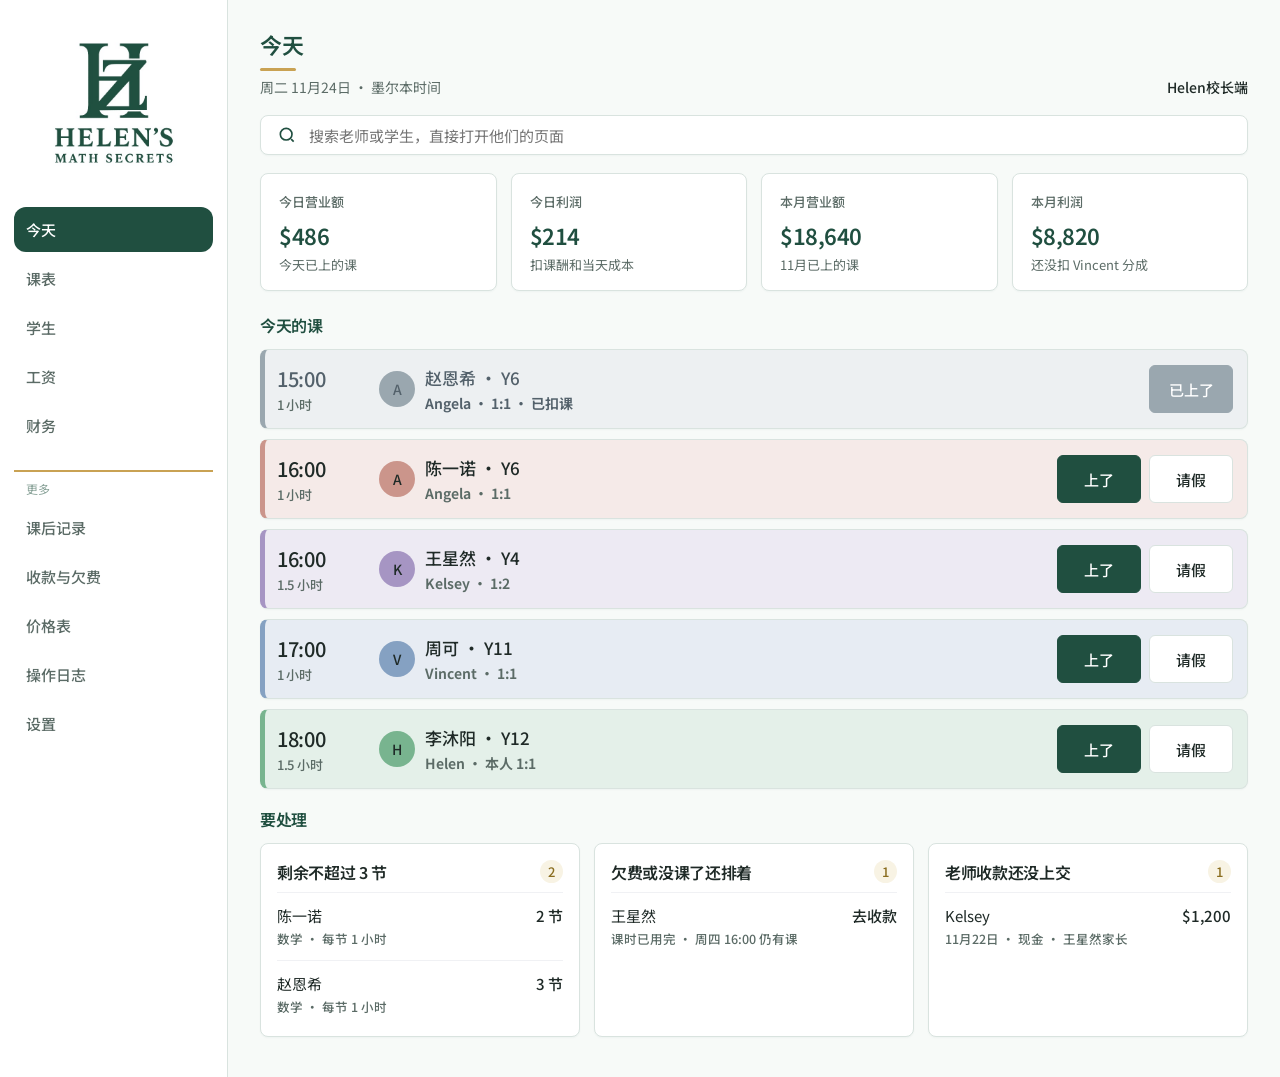
<file: lesson-tracker 2/design-mockups/portal.html>
<!doctype html>
<html lang="zh-CN">
<head>
<meta charset="utf-8">
<meta name="viewport" content="width=device-width, initial-scale=1">
<title>课时管理 · 版式预览</title>
<link rel="preconnect" href="https://fonts.googleapis.com">
<link rel="preconnect" href="https://fonts.gstatic.com" crossorigin>
<link href="https://fonts.googleapis.com/css2?family=Noto+Sans+SC:wght@400;500;600;700&display=swap" rel="stylesheet">
<style>
:root{
  --ink:#1F2A27; --muted:#5B6B66; --faint:#8AA399; --line:#D9E3DF; --bg:#FFFFFF; --card:#FFFFFF;
  --green:#204F40; --green-soft:#E3EFE9; --surface:#F1F6F4; --surface-2:#F7FAF8;
  --gold:#C9A253; --gold-text:#8A6D1F; --gold-soft:#F8F3E4; --gold-on:#E8C77F;
  --shadow:0 1px 2px rgba(32,79,64,.04);
  --sans:"Noto Sans SC",sans-serif;
}
*{box-sizing:border-box}
html,body{margin:0;background:var(--bg);color:var(--ink);font-family:var(--sans);font-size:16px;font-weight:400;letter-spacing:0}
button,input,select{font:inherit;color:inherit}
button{cursor:default}
.app{display:grid;grid-template-columns:228px 1fr;min-height:100vh}
.nav{background:#fff;border-right:1px solid var(--line);padding:22px 14px;display:flex;flex-direction:column;gap:4px}
.brand{display:block;text-align:center;padding:4px 8px 18px}
.brand img{width:154px;height:154px;object-fit:contain;border-radius:0}
.brand div,.brand strong{display:none}
.nav button,.tabbar button{display:flex;align-items:center;gap:10px;width:100%;text-align:left;border:0;background:transparent;border-radius:12px;padding:12px;color:var(--muted);font-size:15px}
.nav button.active{background:var(--green);color:#fff;font-weight:700}
.nav .more{margin-top:18px;padding:8px 12px 4px;color:var(--faint);font-size:12px;letter-spacing:.4px;border-top:2px solid var(--gold)}
.nav .quiet{font-weight:500}
.main{min-width:0;padding:28px 32px 40px;background:var(--surface-2)}
.top{display:flex;justify-content:space-between;align-items:flex-end;gap:16px;margin-bottom:18px}
.fin-top{display:grid;grid-template-columns:1fr auto;align-items:center;column-gap:16px}
.fin-top p{grid-column:1 / -1;margin:8px 0 0}
.top h1{margin:0;font-size:28px;letter-spacing:-.4px;font-weight:700;color:var(--green)}
.top h1::after{content:"";display:block;width:36px;height:3px;background:var(--gold);margin-top:8px;border-radius:2px}
.top p{margin:6px 0 0;color:var(--muted);font-size:14px}
.who{color:var(--muted);font-size:14px}
.who b{color:var(--ink);font-weight:650}
.search{display:flex;align-items:center;gap:10px;background:#fff;border:1px solid var(--line);border-radius:14px;padding:0 16px;height:56px;box-shadow:var(--shadow);margin-bottom:18px}
.search input{border:0;outline:0;flex:1;font-size:17px;background:transparent}
.search svg{flex:none;color:var(--green)}
.cards{display:grid;grid-template-columns:repeat(4,1fr);gap:14px;margin-bottom:22px}
.card{background:var(--card);border:1px solid var(--line);border-radius:16px;padding:18px 18px 16px;box-shadow:var(--shadow)}
.card .k{color:var(--muted);font-size:13px}
.card .n,.metrics .n,.metrics .pay,.cut,.money{color:var(--green)}
.card .n{font-size:34px;font-weight:720;letter-spacing:-.8px;margin:8px 0 4px;font-variant-numeric:tabular-nums}
.card .s{color:var(--muted);font-size:13px}
.section{margin-top:8px}
.section h2{margin:0 0 12px;font-size:18px;color:var(--green)}
/* A2 teacher colours: soft, a little brighter than the first muted set.
   Fill is a light wash. The bar and avatar use the tone. Edit a teacher here. */
.t-helen{--fill:#E4F0E9;--tone:#78B48F;--on-dot:#1F2A27}
.t-vincent{--fill:#E7ECF3;--tone:#85A1C2;--on-dot:#1F2A27}
.t-angela{--fill:#F5EAE8;--tone:#CB958B;--on-dot:#1F2A27}
.t-kelsey{--fill:#EDEAF3;--tone:#A695C3;--on-dot:#1F2A27}
.t-ethan{--fill:#E4F0EF;--tone:#7AB6AD;--on-dot:#1F2A27}
.t-christina{--fill:#F5F1E7;--tone:#CEBA88;--on-dot:#1F2A27}
.lesson{display:grid;grid-template-columns:88px 1fr auto;gap:14px;align-items:center;background:var(--fill,#fff);border:1px solid var(--line);border-left:5px solid var(--tone,var(--line));border-radius:16px;padding:14px 14px 14px 12px;margin-bottom:10px;box-shadow:var(--shadow)}
.lesson time{font-size:20px;font-weight:720;letter-spacing:-.3px;color:var(--ink)}
.lesson time small{display:block;font-size:13px;font-weight:500;color:var(--muted);margin-top:2px}
.lesson .who2{display:flex;align-items:center;gap:10px;font-size:17px;font-weight:680;color:var(--ink)}
.lesson .who2 div span{display:block;margin-top:3px;color:var(--muted);font-size:14px;font-weight:650}
.mark,.avatar{background:var(--tone,var(--green));color:var(--on-dot,#fff)}
.mark{width:36px;height:36px;border-radius:50%;display:grid;place-items:center;font-weight:700;flex:none;font-size:14px}
.lesson.done,.event.done{--fill:#EDF0F2;--tone:#9AA7AF;--on-dot:#53616B;background:#EDF0F2;border-left-color:#9AA7AF}
.lesson.done time,.lesson.done .who2,.lesson.done .who2 div span,.event.done{color:#53616B}
.lesson.done .taps .go{background:#9AA7AF;border-color:#9AA7AF;color:#fff}
.taps{display:flex;gap:8px}
.taps button{min-width:84px;height:48px;border-radius:12px;border:1px solid var(--line);background:#fff;font-weight:700}
.taps .go{background:var(--green);color:#fff;border-color:var(--green)}
.actions{display:grid;grid-template-columns:repeat(3,1fr);gap:14px;margin-top:8px}
.action{background:#fff;border:1px solid var(--line);border-radius:16px;padding:16px 16px 8px;box-shadow:var(--shadow)}
.action h3{margin:0 0 8px;font-size:16px}
.action .count{float:right;background:var(--gold-soft);color:var(--gold-text);border-radius:999px;padding:2px 8px;font-size:13px;font-weight:700}
.row{display:flex;justify-content:space-between;gap:10px;padding:12px 0;border-top:1px solid #f0f1f4;font-size:15px}
.row b{font-weight:680}
.row small{display:block;color:var(--muted);font-weight:500;margin-top:3px}
.period{display:flex;gap:8px;align-items:center;flex-wrap:wrap}
.seg{display:flex;background:var(--green-soft);border-radius:12px;padding:4px}
.seg button{border:0;background:transparent;border-radius:9px;padding:8px 14px;font-weight:650;color:var(--muted)}
.staff{display:flex;align-items:center;gap:16px;background:var(--fill,#fff);border:1px solid var(--line);border-left:5px solid var(--tone,var(--line));border-radius:18px;padding:18px 20px;margin-bottom:12px;box-shadow:var(--shadow)}
.avatar{width:52px;height:52px;border-radius:50%;display:grid;place-items:center;font-weight:750;flex:none;font-size:18px}
.staff .mid{flex:1;min-width:0}
.staff h3{margin:0 0 4px;font-size:20px;color:var(--green)}
.list{background:#fff;border:1px solid var(--line);border-radius:12px}
.lrow{display:flex;align-items:center;gap:18px;padding:14px 16px;border-top:1px solid var(--line);font-size:17px}
.lrow:first-child{border-top:0}
.pill{display:inline-flex;align-items:center;justify-content:center;min-width:88px;min-height:32px;padding:0 12px;border-radius:999px;background:var(--tone);color:var(--on-dot);font-size:15px;font-weight:650}
.lrow .grow{flex:1;min-width:0;font-weight:650}
.lrow .grow small{display:block;color:var(--muted);font-size:14px;font-weight:500;margin-top:2px}
.lrow .num{min-width:88px;text-align:right;font-size:20px;font-weight:700;color:var(--green);font-variant-numeric:tabular-nums}
.lrow .num span{display:block;font-size:12px;font-weight:500;color:var(--muted)}
.staff .meta{color:var(--muted);font-size:14px;line-height:1.5}
.metrics{display:flex;gap:22px;text-align:right}
.metrics div{min-width:84px}
.metrics .k{color:var(--muted);font-size:12px}
.metrics .n{font-size:22px;font-weight:730;letter-spacing:-.4px;font-variant-numeric:tabular-nums}
.metrics .pay{color:var(--green)}
.day{margin:18px 0 8px;font-size:15px;color:var(--muted);font-weight:700}
.payline{display:grid;grid-template-columns:120px 1.4fr .6fr .8fr .8fr;gap:8px;align-items:center;background:var(--fill,#fff);border:1px solid var(--line);border-left:5px solid var(--tone,var(--line));border-radius:14px;padding:16px 18px;margin-bottom:10px}
.payline b{font-size:16px}
.payline span{color:var(--ink)}
.money{font-variant-numeric:tabular-nums;font-weight:730;text-align:right}
.cut{color:var(--green)}
.back{border:0;background:transparent;color:var(--green);font-weight:700;padding:0 0 8px;font-size:15px}
.seg button.on{background:var(--green);color:#fff}
.finance-blocks{display:grid;gap:14px}
.block{background:#fff;border:1px solid var(--line);border-radius:16px;padding:18px 20px;box-shadow:var(--shadow)}
.block h2{margin:0 0 4px;font-size:18px}
.block .lead{font-size:32px;font-weight:740;letter-spacing:-.7px;margin:6px 0}
.block .note{color:var(--muted);font-size:14px;line-height:1.55}
.split{display:flex;justify-content:space-between;gap:12px;padding:10px 0;border-top:1px solid #f0f1f4}
.block .split:first-child{border-top:0;padding-top:0}
.exports{display:flex;gap:8px}
.exports button{height:44px;padding:0 14px;border-radius:12px;border:1px solid var(--line);background:#fff;font-weight:700}
.exports .primary{background:var(--green);color:#fff;border-color:var(--green)}
.tabbar{display:none}
.cal-wrap{display:grid;grid-template-columns:232px 1fr;gap:16px;align-items:start}
.mini{background:#fff;border:1px solid var(--line);border-radius:16px;padding:14px}
.mini h3{margin:0 0 10px;font-size:15px;display:flex;justify-content:space-between}
.mini table{width:100%;border-collapse:collapse;text-align:center;font-size:13px}
.mini th{color:#9aa3af;font-weight:600;padding:4px 0}
.mini td{padding:3px 0}
.mini .today{background:#204F40;color:#fff;border-radius:50%;display:inline-grid;place-items:center;width:26px;height:26px;font-weight:700}
.gcal{background:#fff;border:1px solid #dadce0;border-radius:12px;overflow:hidden}
.gcal-tools{display:flex;align-items:center;gap:10px;padding:10px 12px;border-bottom:1px solid #dadce0}
.csearch{display:flex;align-items:center;gap:6px;height:36px;width:220px;padding:0 10px;border:1px solid #dadce0;border-radius:8px;background:#fff;color:#5B6B66}
.csearch input{border:0;outline:0;width:100%;font:inherit;font-size:14px;background:transparent;color:#1F2A27}
.csearch svg{flex:none;color:#204F40}
.event.search-dim{opacity:.28}
.event.search-hit{outline:2px solid #204F40;z-index:4}
.gcal-tools h2{margin:0;font-size:20px;font-weight:500;flex:1}
.iconbtn{width:36px;height:36px;border-radius:50%;border:1px solid #dadce0;background:#fff;font-size:18px}
.todaybtn{height:36px;padding:0 14px;border-radius:18px;border:1px solid #dadce0;background:#fff;font-weight:650}
.gviews{margin-left:auto;display:flex;border:1px solid #dadce0;border-radius:8px;overflow:hidden}
.gviews button{border:0;background:#fff;padding:8px 12px;border-left:1px solid #dadce0}
.gviews button:first-child{border-left:0}
.gviews .on{background:#204F40;color:#fff;font-weight:600}
.grid{display:grid;grid-template-columns:56px repeat(7,1fr);position:relative}
.gh,.gd{border-bottom:1px solid #dadce0;border-left:1px solid #dadce0;text-align:center;padding:8px 2px;background:#fff}
.gh{border-left:0}
.gd small{display:block;color:#70757a;font-size:11px}
.gd b{font-size:22px;font-weight:500}
.gd.now b{background:#204F40;color:#fff;border-radius:50%;display:inline-grid;place-items:center;width:34px;height:34px}
.hours{position:relative;display:grid;grid-template-columns:56px repeat(7,1fr);height:576px;background:#fff}
.gutter div,.col{height:48px;border-top:1px solid #e6e8eb;box-sizing:border-box}
.gutter div{color:#70757a;font-size:11px;text-align:right;padding:2px 6px 0 0;transform:translateY(-7px);border-top-color:transparent}
.col{border-left:1px solid #e6e8eb;position:relative}
.hours{display:block;position:relative}
.gutter{position:absolute;left:0;top:0;width:56px}
.cols{position:absolute;left:56px;right:0;top:0;bottom:0;display:grid;grid-template-columns:repeat(7,1fr)}
.col{height:100%;border-top:0;background-image:linear-gradient(to bottom,#e6e8eb 1px,transparent 1px);background-size:100% 48px}
.event{position:absolute;left:3px;right:3px;border-radius:6px;padding:3px 5px;overflow:hidden;border-left:3px solid;font-size:12px;line-height:1.2;display:flex;flex-wrap:nowrap;align-items:flex-start;gap:0 4px}
.event b,.event span{display:inline;white-space:nowrap}
.nowline{position:absolute;left:48px;right:0;height:0;border-top:2px solid #ea4335;z-index:3}
.nowline i{position:absolute;left:-4px;top:-5px;width:10px;height:10px;border-radius:50%;background:#ea4335;font-style:normal}
.nowline em{position:absolute;top:-16px;right:8px;left:auto;color:#ea4335;font-size:11px;font-style:normal;background:#fff;padding:0 3px}
.ev-a{background:#F5EAE8;border-color:#CB958B;color:#1F2A27}
.ev-k{background:#EDEAF3;border-color:#A695C3;color:#1F2A27}
.ev-v{background:#E7ECF3;border-color:#85A1C2;color:#1F2A27}
.ev-e{background:#E4F0EF;border-color:#7AB6AD;color:#1F2A27}
.ev-h{background:#E4F0E9;border-color:#78B48F;color:#1F2A27}
.ev-c{background:#F5F1E7;border-color:#CEBA88;color:#1F2A27}
.event.done{background:#EDF0F2;border-left-color:#9AA7AF;color:#53616B}
.event.ghost{background:transparent;border:1.5px dashed #85A1C2;color:transparent;z-index:1}
.event.dragging{z-index:4;overflow:visible;box-shadow:0 10px 24px rgba(32,79,64,.28)}
.event .tip{position:absolute;left:6px;top:-28px;background:#204F40;color:#fff;border-radius:6px;padding:3px 8px;font-size:12px;white-space:nowrap;font-style:normal;z-index:5}
.newslot{position:absolute;left:3px;right:3px;border:1.5px dashed #204F40;background:#E3EFE9;color:#204F40;border-radius:6px;font-size:12px;display:flex;align-items:center;justify-content:center}
.tfilters{display:flex;flex-direction:column;gap:8px;margin-top:14px}
.tfilters h4{margin:0 0 2px;font-size:13px;color:var(--muted);font-weight:600}
.tfilters label{display:flex;align-items:center;gap:8px;font-size:14px}
.tfilters input,.phone-filters input{width:15px;height:15px;accent-color:var(--tone)}
.mini td.wk{background:#E3EFE9}
.mini .hintline{color:#5B6B66;font-size:12px;line-height:1.5;margin:12px 0 0}
.day-view,.phone-filters{display:none}
.gutter .close{position:absolute;top:576px;height:auto;width:56px;transform:translateY(-8px);border:0}
.todaybtn{color:#204F40}
.gcal-tools h2{color:#204F40}
.sums{display:grid;grid-template-columns:repeat(12,1fr);gap:12px;margin:14px 0 16px}
.sums .card{grid-column:span 3}
.sums .card:nth-child(n+5){grid-column:span 4}
.sums .n{font-size:26px;font-weight:600;color:var(--green);margin:6px 0 2px;letter-spacing:-0.02em;font-variant-numeric:tabular-nums}
.sums .focus,.pay-sums .focus{border-left:4px solid var(--gold);background:var(--gold-soft)}
.fin-grid{display:grid;grid-template-columns:1.15fr .85fr;gap:18px;align-items:start}
.trow{display:flex;align-items:center;gap:12px;background:var(--fill,#fff);border:1px solid var(--line);border-left:5px solid var(--tone,var(--line));border-radius:8px;padding:10px 14px;margin-bottom:8px}
.trow .grow{flex:1;min-width:0;font-size:15px}
.trow .grow small{display:block;color:var(--muted);font-size:13px;font-weight:500;margin-top:2px}
.trow .num{margin-left:auto;font-size:18px;font-weight:600;color:var(--green);font-variant-numeric:tabular-nums;text-align:right}
.alert{display:flex;justify-content:space-between;gap:12px;align-items:center;background:var(--gold-soft);border:1px solid #E7D7A4;border-left:5px solid var(--gold);border-radius:8px;padding:12px 14px;margin:0 0 16px}
.alert b{color:var(--gold-text);font-variant-numeric:tabular-nums}
.alert small{display:block;color:var(--muted);font-weight:500;margin-top:3px}
.pay-tools{display:flex;gap:12px;align-items:center;margin-bottom:14px}
.pay-tools .search{flex:1;margin:0}
.pay-sums{display:grid;grid-template-columns:0.9fr 1.3fr 1.15fr 1.15fr;gap:12px;margin-bottom:14px}
.pay-sums .line{display:flex;justify-content:space-between;gap:8px;padding:2px 0;font-size:13px}
.pay-sums .line b{color:var(--green);font-weight:600;font-variant-numeric:tabular-nums}
.pay-sums .hand{margin-top:8px;height:34px;padding:0 12px;border-radius:6px;border:1px solid var(--green);background:#fff;color:var(--green)}
.daylabel{margin:12px 0 8px;color:var(--muted);font-weight:600;font-size:14px}
.subtotal{display:flex;justify-content:flex-end;gap:8px;padding:2px 12px 10px;color:var(--muted);font-size:14px}
.subtotal b{color:var(--green);font-variant-numeric:tabular-nums}
.prow{display:grid;grid-template-columns:64px 1.25fr 1.35fr 96px 72px 118px 78px;gap:8px;align-items:center;background:#fff;border:1px solid var(--line);border-radius:8px;padding:10px 12px;margin-bottom:8px;font-size:14px}
.prow.head{background:transparent;border:0;color:var(--muted);font-size:12px;padding:0 12px;margin:0 0 4px}
.prow .who{display:flex;align-items:center;gap:8px;min-width:0}
.prow .who b{font-weight:600}
.prow .money{text-align:right;font-variant-numeric:tabular-nums}
.tag{display:inline-block;margin-left:6px;background:var(--gold-soft);color:var(--gold-text);border-radius:999px;padding:1px 7px;font-size:12px}
.tick{display:inline-flex;align-items:center;gap:5px;color:var(--gold-text);white-space:nowrap}
.tick i{width:16px;height:16px;border:1.5px solid currentColor;border-radius:4px;display:inline-grid;place-items:center;font-style:normal;font-size:11px}
.tick.on{color:var(--green)}
.tick.on i{background:var(--green);color:#fff;border-color:var(--green)}
.owe-row{display:grid;grid-template-columns:1fr 1fr;gap:10px}
.owe-row .trow{margin:0}
.block h2,.block .lead{color:#204F40}
.shade{position:fixed;inset:0;background:rgba(22,27,34,.46);display:grid;place-items:center;padding:24px}
.sheet{width:min(640px,100%);background:#fff;border-radius:20px;padding:22px 22px 18px;box-shadow:0 24px 80px rgba(0,0,0,.2);max-height:calc(100vh - 48px);overflow:auto}
.sheet h2{margin:0 0 4px;font-size:24px;color:var(--green)}
.sheet .sub{color:var(--muted);margin:0 0 16px;font-size:14px}
.field{display:block;margin-bottom:12px;font-size:14px;font-weight:650}
.field input,.field select{display:block;width:100%;margin-top:6px;height:48px;border:1px solid #d9dee7;border-radius:12px;padding:0 12px;font-weight:550;background:#fff}
.two{display:grid;grid-template-columns:1fr 1fr;gap:12px}
.hint{background:var(--green-soft);border-left:3px solid var(--gold);border-radius:12px;padding:12px 14px;font-size:14px;line-height:1.55;margin-bottom:12px}
.hint b{font-size:16px}
.total input{font-size:22px;font-weight:740;height:56px}
.foot{display:flex;justify-content:flex-end;gap:8px;margin-top:8px}
.foot button{height:48px;padding:0 16px;border-radius:12px;border:1px solid var(--line);background:#fff;font-weight:700}
.foot .primary{background:var(--green);color:#fff;border-color:var(--green)}
.readonly{background:var(--surface)!important;color:var(--ink)}
section[data-page]{display:none}
body[data-page="today"] [data-page="today"],
body[data-page="pay"] [data-page="pay"],
body[data-page="payday"] [data-page="payday"],
body[data-page="finance"] [data-page="finance"],
body[data-page="cash"] section[data-page="cash"],
body[data-page="calendar"] [data-page="calendar"],
body[data-page="package"] section[data-page="package"]{display:block}
.shade{display:none}
@media(max-width:800px){
  .app{display:block}
  .nav{display:none}
  .main{padding:16px 14px 88px}
  .top h1{font-size:24px}
  .cards,.actions{grid-template-columns:1fr 1fr}
  .cards .card:nth-child(1),.cards .card:nth-child(2){grid-column:auto}
  .lesson{grid-template-columns:72px 1fr;grid-template-areas:"t w" "b b"}
  .lesson time{grid-area:t}
  .lesson .who2{grid-area:w}
  .taps{grid-area:b}
  .taps button{flex:1}
  .staff{flex-wrap:wrap}
  .lrow{align-items:flex-start;flex-wrap:wrap;gap:6px 12px;padding:12px 14px}
  .lrow .grow{flex:1 1 160px}
  .lrow .num{margin-left:auto;font-size:18px}
  .metrics{width:100%;justify-content:space-between;text-align:left}
  .payline{grid-template-columns:1fr 1fr}
  .payline .money{text-align:left}
  .sums{grid-template-columns:1fr 1fr}
  .sums .card,.sums .card:nth-child(n+5){grid-column:auto}
  .fin-grid{grid-template-columns:1fr}
  .trow{flex-wrap:wrap}
  .alert{align-items:flex-start}
  body[data-page="finance"] .exports button{height:40px;padding:0 10px;white-space:nowrap}
  body[data-page="finance"] .sums .card{padding:12px 12px 10px}
  body[data-page="finance"] .sums .n{font-size:22px}
  body[data-page="finance"] .sums{gap:8px;margin:10px 0 12px}
  .pay-tools{flex-direction:column;align-items:stretch}
  body[data-page="cash"] .fin-top{grid-template-columns:1fr}
  body[data-page="cash"] .exports button{height:40px;padding:0 10px;white-space:nowrap}
  .pay-sums,.owe-row{grid-template-columns:1fr 1fr}
  .pay-sums .card:first-child{order:1}
  .pay-sums .focus{order:2}
  .pay-sums .methods{order:3}
  .pay-sums .receivers{order:4}
  .pay-sums .methods,.pay-sums .receivers{grid-column:1 / -1}
  .prow{display:flex;flex-wrap:wrap;gap:6px 8px}
  .prow.head{display:none}
  .prow .who{flex:1}
  .prow .money{margin-left:auto}
  .prow .for{flex:1 1 100%;color:var(--muted);font-size:13px}
  .prow time{color:var(--muted);font-size:13px}
  .cal-wrap{grid-template-columns:1fr}
  .cal-side,.week-view{display:none}
  .day-view{display:flex;flex-direction:column}
  .phone-filters{display:flex}
  .phone-filters{flex-wrap:wrap;gap:4px 8px;padding:8px 10px 6px;border-bottom:1px solid #dadce0}
  .phone-filters label{font-size:12px}
  .gviews button.on{background:#fff;color:#5B6B66;font-weight:500}
  .gviews button[data-view="day"]{background:#204F40;color:#fff;font-weight:600}
  .phonemonth{display:block!important}
  .tabbar{position:fixed;left:0;right:0;bottom:0;height:72px;background:#fff;border-top:1px solid var(--line);display:grid;grid-template-columns:repeat(5,1fr);z-index:5}
  .tabbar button{flex-direction:column;gap:3px;font-size:11px;padding:8px 2px;border-radius:0;justify-content:center}
  .tabbar button.active{color:#fff;background:var(--green);font-weight:750;border-radius:12px;margin:8px 4px}
  .sheet{width:100%;height:100%;max-height:none;border-radius:0;padding:18px 16px 24px}
  .shade{padding:0;align-items:stretch}
  .two{grid-template-columns:1fr}
  .gcal-tools{flex-wrap:wrap}
  .gcal-tools h2{font-size:16px;flex-basis:100%}
  .csearch{order:5;flex:1 0 100%;width:auto}
  .event{font-size:10px;padding:2px 3px}
  .gd b{font-size:16px}
  .gd.now b{width:26px;height:26px}
}
.phonemonth{display:none;background:#fff;border:1px solid #dadce0;border-radius:12px;padding:8px 10px;margin-bottom:10px}
.phonemonth strong{font-size:14px}
.dots{display:flex;justify-content:space-between;font-size:12px;color:#70757a;margin-top:6px}
.dots .today{color:#fff;background:#204F40;border-radius:50%;width:22px;height:22px;display:grid;place-items:center}
h1,h2,h3,.top h1,.section h2,.sheet h2,.block h2,.staff h3,.gcal-tools h2{font-weight:600;letter-spacing:-0.02em}
.top h1{font-size:22px}
.section h2,.block h2,.sheet h2{font-size:16px}
.card .n,.metrics .n,.block .lead{font-size:22px;font-weight:600;letter-spacing:-0.02em}
button,.pill,.nav button,.seg button,.taps button,.lrow .grow,.lesson .who2,.row b,.mark,.avatar,.day,.back,.field,.exports button,.foot button,.todaybtn,.action .count,.who b,.nav button.active,.gviews .on,.tabbar button.active,.card .k,.lrow .num span,.metrics .k,.lesson time,.lesson time small,.lrow .grow small{font-weight:500}
.num,.card .n,.metrics .n,.money,.lrow .num,.lesson time,.row b,.block .lead,.sums .n,.trow .num,.split b,.alert b,.pay-sums .line b,.subtotal b,.prow .money{font-variant-numeric:tabular-nums;font-feature-settings:"tnum" 1}
.lrow .num,.metrics .n,.money{text-align:right}
.brand div,.brand strong{display:none}
.lrow{font-size:15px}
.lrow .num{font-size:15px;font-weight:500}
.lesson,.card,.action,.list,.search,.block,.payline{border-radius:8px}
.search{height:40px}
.search input,.taps button{font-size:15px}
.taps button,.foot button,.exports button,.seg button{border-radius:6px}
.pill{border-radius:999px;font-size:13px;min-height:26px;font-weight:500}
</style>
</head>
<body>
<div class="app">
  <aside class="nav">
    <div class="brand"><img src="../static/logo.jpg" alt=""><div><strong>HZ Education Melbourne</strong></div></div>
    <button data-tab="today">今天</button>
    <button data-tab="calendar">课表</button>
    <button data-tab="package">学生</button>
    <button data-tab="pay">工资</button>
    <button data-tab="finance">财务</button>
    <div class="more">更多</div>
    <button class="quiet">课后记录</button>
    <button class="quiet" data-tab="cash">收款与欠费</button>
    <button class="quiet">价格表</button>
    <button class="quiet">操作日志</button>
    <button class="quiet">设置</button>
  </aside>
  <main class="main">
    <section data-page="today">
      <div class="top"><div><h1>今天</h1><p>周二 11月24日 · 墨尔本时间</p></div><div class="who"><b>Helen校长端</b></div></div>
      <label class="search"><svg width="20" height="20" viewBox="0 0 24 24" fill="none" stroke="currentColor" stroke-width="2"><circle cx="11" cy="11" r="7"/><path d="M20 20l-3-3"/></svg><input placeholder="搜索老师或学生，直接打开他们的页面" aria-label="搜索老师或学生"></label>
      <div class="cards">
        <div class="card"><div class="k">今日营业额</div><div class="n">$486</div><div class="s">今天已上的课</div></div>
        <div class="card good"><div class="k">今日利润</div><div class="n">$214</div><div class="s">扣课酬和当天成本</div></div>
        <div class="card"><div class="k">本月营业额</div><div class="n">$18,640</div><div class="s">11月已上的课</div></div>
        <div class="card good"><div class="k">本月利润</div><div class="n">$8,820</div><div class="s">还没扣 Vincent 分成</div></div>
      </div>
      <div class="section"><h2>今天的课</h2>
        <article class="lesson done"><time>15:00<small>1 小时</small></time><div class="who2"><span class="mark">A</span><div>赵恩希 · Y6<span>Angela · 1:1 · 已扣课</span></div></div><div class="taps"><button class="go">已上了</button></div></article>
        <article class="lesson t-angela"><time>16:00<small>1 小时</small></time><div class="who2"><span class="mark">A</span><div>陈一诺 · Y6<span>Angela · 1:1</span></div></div><div class="taps"><button class="go">上了</button><button>请假</button></div></article>
        <article class="lesson t-kelsey"><time>16:00<small>1.5 小时</small></time><div class="who2"><span class="mark">K</span><div>王星然 · Y4<span>Kelsey · 1:2</span></div></div><div class="taps"><button class="go">上了</button><button>请假</button></div></article>
        <article class="lesson t-vincent"><time>17:00<small>1 小时</small></time><div class="who2"><span class="mark">V</span><div>周可 · Y11<span>Vincent · 1:1</span></div></div><div class="taps"><button class="go">上了</button><button>请假</button></div></article>
        <article class="lesson t-helen"><time>18:00<small>1.5 小时</small></time><div class="who2"><span class="mark">H</span><div>李沐阳 · Y12<span>Helen · 本人 1:1</span></div></div><div class="taps"><button class="go">上了</button><button>请假</button></div></article>
      </div>
      <div class="section" style="margin-top:18px"><h2>要处理</h2>
        <div class="actions">
          <div class="action"><h3>剩余不超过 3 节 <span class="count">2</span></h3>
            <div class="row"><div>陈一诺<small>数学 · 每节 1 小时</small></div><b>2 节</b></div>
            <div class="row"><div>赵恩希<small>数学 · 每节 1 小时</small></div><b>3 节</b></div>
          </div>
          <div class="action"><h3>欠费或没课了还排着 <span class="count">1</span></h3>
            <div class="row"><div>王星然<small>课时已用完 · 周四 16:00 仍有课</small></div><b>去收款</b></div>
          </div>
          <div class="action"><h3>老师收款还没上交 <span class="count">1</span></h3>
            <div class="row"><div>Kelsey<small>11月22日 · 现金 · 王星然家长</small></div><b>$1,200</b></div>
          </div>
        </div>
      </div>
    </section>

    <section data-page="pay">
      <div class="top"><div><h1>老师工资</h1><p>只算已经上完、扣过课时的课。数字供核对，不会自动打款。</p></div>
        <div class="period"><div class="seg"><button>日</button><button class="on">周</button><button>双周</button><button>月</button><button>自定义</button></div></div>
      </div>
      <label class="search"><svg width="20" height="20" viewBox="0 0 24 24" fill="none" stroke="currentColor" stroke-width="2"><circle cx="11" cy="11" r="7"/><path d="M20 20l-3-3"/></svg><input placeholder="搜索老师或学生" value=""></label>
      <p style="color:#5B6B66;margin:-6px 0 14px">11月23日 – 11月29日</p>
      <article class="staff t-angela"><div class="avatar">A</div><div class="mid"><h3>Angela</h3><div class="meta">8 节 · 9.5 小时<br>课酬的 40%，保底 $35 / 小时</div></div><div class="metrics"><div><div class="k">课酬基数</div><div class="n">$760</div></div><div><div class="k">应付</div><div class="n pay">$312</div></div></div></article>
      <article class="staff t-kelsey"><div class="avatar">K</div><div class="mid"><h3>Kelsey</h3><div class="meta">6 节 · 9.0 小时<br>课酬的 40%</div></div><div class="metrics"><div><div class="k">课酬基数</div><div class="n">$540</div></div><div><div class="k">应付</div><div class="n pay">$216</div></div></div></article>
      <article class="staff t-vincent"><div class="avatar">V</div><div class="mid"><h3>Vincent</h3><div class="meta">5 节 · 6.0 小时<br>课酬的 40% · 新学生分成另算</div></div><div class="metrics"><div><div class="k">课酬基数</div><div class="n">$620</div></div><div><div class="k">应付</div><div class="n pay">$248</div></div></div></article>
      <article class="staff t-ethan"><div class="avatar">E</div><div class="mid"><h3>Ethan</h3><div class="meta">3 节 · 4.5 小时<br>课酬的 40%</div></div><div class="metrics"><div><div class="k">课酬基数</div><div class="n">$255</div></div><div><div class="k">应付</div><div class="n pay">$102</div></div></div></article>
      <article class="staff t-christina"><div class="avatar">C</div><div class="mid"><h3>Christina</h3><div class="meta">4 节 · 4.0 小时<br>课酬的 40%</div></div><div class="metrics"><div><div class="k">课酬基数</div><div class="n">$320</div></div><div><div class="k">应付</div><div class="n pay">$128</div></div></div></article>
      <article class="staff t-helen"><div class="avatar">H</div><div class="mid"><h3>Helen</h3><div class="meta">3 节 · 4.5 小时<br>本人上课，不另计工资</div></div><div class="metrics"><div><div class="k">课酬基数</div><div class="n">$675</div></div><div><div class="k">应付</div><div class="n pay">$0</div></div></div></article>
    </section>

    <section data-page="payday">
      <div class="top"><div><button class="back">‹ 全部老师</button><h1>Angela</h1><p>11月23日 – 11月29日 · 按天上的课 · 课酬的 40%，保底 $35 / 小时</p></div>
        <div class="metrics"><div><div class="k">课酬基数</div><div class="n">$760</div></div><div><div class="k">应付</div><div class="n pay">$312</div></div></div>
      </div>
      <div class="day">周一 11月23日</div>
      <div class="payline t-angela"><b>16:00–17:00</b><span>陈一诺 · 1 小时</span><span>1:1</span><span class="money">课酬 $80.95</span><span class="money cut">$35.00 保底</span></div>
      <div class="payline t-angela"><b>17:00–18:00</b><span>赵恩希 · 1 小时</span><span>1:1</span><span class="money">课酬 $80.95</span><span class="money cut">$32.38</span></div>
      <div class="day">周二 11月24日</div>
      <div class="payline t-angela"><b>16:00–17:00</b><span>陈一诺 · 1 小时</span><span>1:1</span><span class="money">课酬 $80.95</span><span class="money cut">$35.00 保底</span></div>
      <div class="day">周四 11月26日</div>
      <div class="payline t-angela"><b>18:00–19:00</b><span>陈一诺 · 1 小时</span><span>1:1</span><span class="money">课酬 $80.95</span><span class="money cut">$32.38</span></div>
      <p style="color:#5B6B66;font-size:13px">一节课的价值 = 课时包总价 ÷（付费节数 + 赠送节数）。$1,700 ÷ 21 = $80.95。赠送的那一节也按这个价，不是 $0。</p>
    </section>

    <section data-page="finance">
      <div class="top fin-top"><h1>财务报表</h1>
        <div class="exports"><button>导出 Excel</button><button class="primary">导出 PDF</button></div>
        <p>2026年11月1日–30日 · 演示数字</p>
      </div>
      <div class="period"><div class="seg"><button>日</button><button>周</button><button>双周</button><button class="on">月</button><button>自定义</button></div></div>
      <div class="sums">
        <div class="card"><div class="k">营业额</div><div class="n">$18,640</div><div class="s">已上完的课</div></div>
        <div class="card"><div class="k">成本</div><div class="n">$1,620</div><div class="s">房租、保险和其他</div></div>
        <div class="card"><div class="k">机构利润</div><div class="n">$8,820</div><div class="s">营业额 − 课酬 − 成本</div></div>
        <div class="card"><div class="k">利润率</div><div class="n">47.3%</div><div class="s">机构利润 ÷ 营业额</div></div>
        <div class="card"><div class="k">Vincent 分成</div><div class="n">$2,426.48</div><div class="s">新学生利润的 30%</div></div>
        <div class="card"><div class="k">Helen 本人上课收入</div><div class="n">$1,860</div><div class="s">已含在营业额里</div></div>
        <div class="card focus"><div class="k">Helen 净利润</div><div class="n">$6,393.52</div><div class="s">机构利润 − Vincent 分成</div></div>
      </div>
      <div class="alert"><div>老师代收未上交<small>Kelsey · 11月22日 · 现金<br>王星然家长</small></div><b>$1,200.00</b></div>
      <div class="fin-grid">
        <div class="section">
          <h2>按老师</h2>
          <article class="trow t-angela"><span class="pill">Angela</span><div class="grow">课酬的 40%，保底 $35 / 小时<small>课酬基数 $6,200 · 8 节</small></div><div class="num">$2,480</div></article>
          <article class="trow t-kelsey"><span class="pill">Kelsey</span><div class="grow">课酬的 40%<small>课酬基数 $4,900 · 6 节</small></div><div class="num">$1,960</div></article>
          <article class="trow t-vincent"><span class="pill">Vincent</span><div class="grow">自己上课的 40%<small>新学生分成另计 · 5 节</small></div><div class="num">$1,640</div></article>
          <article class="trow t-ethan"><span class="pill">Ethan</span><div class="grow">课酬的 40%<small>课酬基数 $3,100 · 3 节</small></div><div class="num">$1,240</div></article>
          <article class="trow t-christina"><span class="pill">Christina</span><div class="grow">课酬的 40%<small>课酬基数 $2,200 · 4 节</small></div><div class="num">$880</div></article>
          <article class="trow t-helen"><span class="pill">Helen</span><div class="grow">本人上课，不另计工资<small>收入 $1,860 已在营业额里</small></div><div class="num">$0</div></article>
        </div>
        <div>
          <div class="section">
            <h2>成本</h2>
            <div class="block">
              <div class="split"><span>房租 · 每月</span><b>$1,311.75</b></div>
              <div class="split"><span>保险</span><b>$186.40</b></div>
              <div class="split"><span>网费</span><b>$79.00</b></div>
              <div class="split"><span>软件</span><b>$42.85</b></div>
              <div class="split"><span>合计</span><b>$1,620.00</b></div>
            </div>
          </div>
          <div class="section">
            <h2>收款方式</h2>
            <div class="block">
              <div class="split"><span>银行转账</span><b>$12,450</b></div>
              <div class="split"><span>刷卡</span><b>$3,280</b></div>
              <div class="split"><span>支付宝</span><b>$2,640</b></div>
              <div class="split"><span>微信</span><b>$1,530</b></div>
              <div class="split"><span>现金</span><b>$1,400</b></div>
              <div class="split"><span>实收合计</span><b>$21,300</b></div>
            </div>
          </div>
          <div class="section">
            <h2>谁收的</h2>
            <div class="block">
              <div class="split"><span>Helen 本人收</span><b>$16,400</b></div>
              <div class="split"><span>Angela 代收，已上交</span><b>$3,700</b></div>
              <div class="split"><span>Kelsey 代收，未上交</span><b>$1,200</b></div>
            </div>
          </div>
        </div>
      </div>
    </section>

    <section data-page="cash">
      <div class="top fin-top"><h1>收款与欠费</h1>
        <div class="exports"><button class="primary">+ 记一笔收款</button><button>导出 Excel</button><button>导出 PDF</button></div>
        <p>11月23日–29日 · 演示数字</p>
      </div>
      <div class="pay-tools">
        <div class="seg"><button>日</button><button class="on">周</button><button>双周</button><button>月</button><button>自定义</button></div>
        <label class="search"><svg width="20" height="20" viewBox="0 0 24 24" fill="none" stroke="currentColor" stroke-width="2"><circle cx="11" cy="11" r="7"/><path d="M20 20l-3-3"/></svg><input placeholder="搜索学生、老师或收款人" aria-label="搜索收款"></label>
      </div>
      <div class="pay-sums">
        <div class="card"><div class="k">总收款</div><div class="n">$9,895.00</div><div class="s">本周 7 笔 · 2 笔未核对</div></div>
        <div class="card methods"><div class="k">按方式</div>
          <div class="line"><span>银行转账</span><b>$2,975.00</b></div>
          <div class="line"><span>刷卡</span><b>$980.00</b></div>
          <div class="line"><span>支付宝</span><b>$2,400.00</b></div>
          <div class="line"><span>微信</span><b>$1,700.00</b></div>
          <div class="line"><span>现金</span><b>$1,840.00</b></div>
        </div>
        <div class="card receivers"><div class="k">按收款人</div>
          <div class="line"><span>Helen</span><b>$6,995.00</b></div>
          <div class="line"><span>Angela · 已上交</span><b>$1,700.00</b></div>
          <div class="line"><span>Kelsey · 未上交</span><b>$1,200.00</b></div>
        </div>
        <div class="card focus"><div class="k">老师代收未上交</div><div class="n">$1,200.00</div><div class="s">Kelsey · 现金代收</div><button class="hand">标为已上交</button></div>
      </div>
      <div class="section">
        <h2>欠费</h2>
        <div class="owe-row">
          <article class="trow t-kelsey"><span class="pill">Kelsey</span><div class="grow">王星然<small>剩余 0 节 · 周四 16:00 仍有课</small></div><div class="num">仍排着</div></article>
          <article class="trow t-christina"><span class="pill">Christina</span><div class="grow">林晓<small>补课费还没付</small></div><div class="num">$80.00</div></article>
        </div>
      </div>
      <div class="section">
        <h2>收款明细</h2>
        <div class="prow head"><span>时间</span><span>学生</span><span>项目</span><span>金额</span><span>方式</span><span>收款人</span><span>核对</span></div>
        <div class="daylabel">周二 11月24日</div>
        <article class="prow"><time>10:05</time><div class="who"><span class="pill t-helen">Helen</span><b>李沐阳</b></div><div class="for">本人 1.5 小时 · 8 节</div><b class="money">$2,400.00</b><div class="method">支付宝</div><div class="recv">Helen</div><div class="tick"><i></i>未核对</div></article>
        <article class="prow"><time>14:18</time><div class="who"><span class="pill t-kelsey">Kelsey</span><b>王星然</b></div><div class="for">1:1 · 20 节</div><b class="money">$1,200.00</b><div class="method">现金</div><div class="recv">Kelsey <span class="tag">未上交</span></div><div class="tick on"><i>✓</i>已核对</div></article>
        <article class="prow"><time>15:46</time><div class="who"><span class="pill t-angela">Angela</span><b>赵恩希</b></div><div class="for">1:1 · 20 节 + 赠 1 节</div><b class="money">$1,700.00</b><div class="method">微信</div><div class="recv">Angela</div><div class="tick on"><i>✓</i>已核对</div></article>
        <article class="prow"><time>18:05</time><div class="who"><span class="pill t-christina">Christina</span><b>林晓</b></div><div class="for">1:1 · 8 节</div><b class="money">$640.00</b><div class="method">现金</div><div class="recv">Helen</div><div class="tick"><i></i>未核对</div></article>
        <div class="subtotal">当日小计 <b>$5,940.00</b></div>
        <div class="daylabel">周一 11月23日</div>
        <article class="prow"><time>09:12</time><div class="who"><span class="pill t-angela">Angela</span><b>陈一诺</b></div><div class="for">1:1 · 20 节 + 赠 1 节</div><b class="money">$1,700.00</b><div class="method">银行转账</div><div class="recv">Helen</div><div class="tick on"><i>✓</i>已核对</div></article>
        <article class="prow"><time>16:40</time><div class="who"><span class="pill t-vincent">Vincent</span><b>周可</b></div><div class="for">1:1 · 续费 10 节</div><b class="money">$980.00</b><div class="method">刷卡</div><div class="recv">Helen</div><div class="tick on"><i>✓</i>已核对</div></article>
        <div class="subtotal">当日小计 <b>$2,680.00</b></div>
        <div class="daylabel">周四 11月26日</div>
        <article class="prow"><time>11:30</time><div class="who"><span class="pill t-ethan">Ethan</span><b>陈子墨</b></div><div class="for">1:1 · 15 节</div><b class="money">$1,275.00</b><div class="method">银行转账</div><div class="recv">Helen</div><div class="tick on"><i>✓</i>已核对</div></article>
        <div class="subtotal">当日小计 <b>$1,275.00</b></div>
      </div>
    </section>

    <section data-page="calendar">
      <div class="cal-wrap">
        <aside class="cal-side mini">
          <h3>2026年11月 <span>‹ ›</span></h3>
          <table><thead><tr><th>一</th><th>二</th><th>三</th><th>四</th><th>五</th><th>六</th><th>日</th></tr></thead>
          <tbody>
            <tr><td></td><td></td><td></td><td></td><td></td><td></td><td>1</td></tr>
            <tr><td>2</td><td>3</td><td>4</td><td>5</td><td>6</td><td>7</td><td>8</td></tr>
            <tr><td>9</td><td>10</td><td>11</td><td>12</td><td>13</td><td>14</td><td>15</td></tr>
            <tr><td>16</td><td>17</td><td>18</td><td>19</td><td>20</td><td>21</td><td>22</td></tr>
            <tr><td class="wk">23</td><td class="wk"><span class="today">24</span></td><td class="wk">25</td><td class="wk">26</td><td class="wk">27</td><td class="wk">28</td><td class="wk">29</td></tr>
            <tr><td>30</td><td></td><td></td><td></td><td></td><td></td><td></td></tr>
          </tbody></table>
          <div class="tfilters">
            <h4>老师</h4>
            <label class="t-helen"><input type="checkbox" checked> Helen</label>
            <label class="t-vincent"><input type="checkbox" checked> Vincent</label>
            <label class="t-angela"><input type="checkbox" checked> Angela</label>
            <label class="t-kelsey"><input type="checkbox" checked> Kelsey</label>
            <label class="t-ethan"><input type="checkbox" checked> Ethan</label>
            <label class="t-christina"><input type="checkbox" checked> Christina</label>
          </div>
          <p class="hintline">点空白处新建课。拖动色块改时间。</p>
        </aside>
        <div>
          <div class="gcal">
            <div class="gcal-tools">
              <button class="todaybtn">今天</button>
              <button class="iconbtn" aria-label="上一周">‹</button>
              <button class="iconbtn" aria-label="下一周">›</button>
              <label class="csearch"><svg width="16" height="16" viewBox="0 0 24 24" fill="none" stroke="currentColor" stroke-width="2"><circle cx="11" cy="11" r="7"/><path d="M20 20l-3-3"/></svg><input id="cal-search" type="search" placeholder="搜索学生或老师" aria-label="搜索学生或老师"></label>
              <h2>2026年11月</h2>
              <div class="gviews"><button data-view="day">日</button><button class="on" data-view="week">周</button><button data-view="month">月</button></div>
            </div>
            <div class="week-view">
              <div class="grid">
                <div class="gh"></div>
                <div class="gd"><small>周一</small><b>23</b></div>
                <div class="gd now"><small>周二</small><b>24</b></div>
                <div class="gd"><small>周三</small><b>25</b></div>
                <div class="gd"><small>周四</small><b>26</b></div>
                <div class="gd"><small>周五</small><b>27</b></div>
                <div class="gd"><small>周六</small><b>28</b></div>
                <div class="gd"><small>周日</small><b>29</b></div>
              </div>
              <div class="hours">
                <div class="gutter">
                  <div>9:00</div><div>10:00</div><div>11:00</div><div>12:00</div><div>13:00</div><div>14:00</div><div>15:00</div><div>16:00</div><div>17:00</div><div>18:00</div><div>19:00</div><div>20:00</div>
                  <div class="close">21:00</div>
                </div>
                <div class="cols">
                  <div class="col">
                    <div class="event ev-v" style="top:240px;height:46px"><b>周可</b><span>Y11 · 1:1</span></div>
                    <div class="event ev-a" style="top:336px;height:46px"><b>陈一诺</b><span>Y6 · 1:1</span></div>
                    <div class="event ev-k" style="top:384px;height:70px"><b>王星然</b><span>Y4 · 1:2</span></div>
                  </div>
                  <div class="col">
                    <div class="event done ev-a" style="top:288px;height:46px"><b>赵恩希</b><span>Y6 · 1:1</span></div>
                    <div class="event ev-a" style="top:336px;height:46px"><b>陈一诺</b><span>Y6 · 1:1</span></div>
                    <div class="event ev-k" style="top:384px;height:70px"><b>王星然</b><span>Y4 · 1:2</span></div>
                    <div class="event ev-h" style="top:456px;height:70px"><b>李沐阳</b><span>Y12 · 1:1</span></div>
                  </div>
                  <div class="col">
                    <button class="newslot" style="top:192px;height:46px">+ 新建课</button>
                    <div class="event ev-e" style="top:312px;height:70px"><b>陈子墨</b><span>Y3 · 1:1</span></div>
                  </div>
                  <div class="col">
                    <div class="event ev-v ghost" style="top:336px;height:46px"><b>周可</b><span>Y11 · 1:1</span></div>
                    <div class="event ev-v dragging" style="top:384px;height:46px"><b>周可</b><span>Y11 · 1:1</span><em class="tip">改到 周四 17:00</em></div>
                    <div class="event ev-a" style="top:432px;height:46px"><b>陈一诺</b><span>Y6 · 1:1</span></div>
                  </div>
                  <div class="col">
                    <div class="event ev-c" style="top:384px;height:46px"><b>林晓</b><span>Y8 · 1:1</span></div>
                  </div>
                  <div class="col">
                    <div class="event ev-k" style="top:24px;height:70px"><b>王星然</b><span>Y4 · 1:2</span></div>
                    <div class="event ev-h" style="top:96px;height:70px"><b>李沐阳</b><span>Y12 · 1:1</span></div>
                  </div>
                  <div class="col">
                    <div class="event ev-c" style="top:0;height:46px"><b>林晓</b><span>Y8 · 1:1</span></div>
                  </div>
                </div>
                <div class="nowline" style="top:368px"><i></i><em>16:40</em></div>
              </div>
            </div>
            <div class="day-view">
              <div class="phone-filters">
                <label class="t-helen"><input type="checkbox" checked> Helen</label>
                <label class="t-vincent"><input type="checkbox" checked> Vincent</label>
                <label class="t-angela"><input type="checkbox" checked> Angela</label>
                <label class="t-kelsey"><input type="checkbox" checked> Kelsey</label>
                <label class="t-ethan"><input type="checkbox" checked> Ethan</label>
                <label class="t-christina"><input type="checkbox" checked> Christina</label>
              </div>
              <div class="grid" style="grid-template-columns:56px 1fr">
                <div class="gh"></div>
                <div class="gd now"><small>周二</small><b>24</b></div>
              </div>
              <div class="hours">
                <div class="gutter">
                  <div>9:00</div><div>10:00</div><div>11:00</div><div>12:00</div><div>13:00</div><div>14:00</div><div>15:00</div><div>16:00</div><div>17:00</div><div>18:00</div><div>19:00</div><div>20:00</div>
                  <div class="close">21:00</div>
                </div>
                <div class="cols" style="grid-template-columns:1fr">
                  <div class="col">
                    <button class="newslot" style="top:96px;height:46px">+ 新建课</button>
                    <div class="event done ev-a" style="top:288px;height:46px"><b>赵恩希</b><span>Y6 · 1:1</span></div>
                    <div class="event ev-a" style="top:336px;height:46px"><b>陈一诺</b><span>Y6 · 1:1</span></div>
                    <div class="event ev-k" style="top:384px;height:70px"><b>王星然</b><span>Y4 · 1:2</span></div>
                    <div class="event ev-h" style="top:456px;height:70px"><b>李沐阳</b><span>Y12 · 1:1</span></div>
                  </div>
                </div>
                <div class="nowline" style="top:368px"><i></i><em>16:40</em></div>
              </div>
            </div>
          </div>
        </div>
      </div>
    </section>

    <section data-page="package">
      <div class="top"><div><h1>学生</h1><p>每张卡是一位学生。左边的颜色是任课老师。</p></div></div>
      <label class="search"><svg width="20" height="20" viewBox="0 0 24 24" fill="none" stroke="currentColor" stroke-width="2"><circle cx="11" cy="11" r="7"/><path d="M20 20l-3-3"/></svg><input placeholder="搜索老师或学生"></label>
      <article class="staff t-angela"><div class="avatar">陈</div><div class="mid"><h3>陈一诺</h3><div class="meta">Angela · Y6 · 数学<br>剩余 2 节（每节 1 小时）</div></div><div class="metrics"><div><div class="k">状态</div><div class="n" style="font-size:18px;color:#8A6D1F">该续费</div></div></div></article>
      <article class="staff t-angela"><div class="avatar">赵</div><div class="mid"><h3>赵恩希</h3><div class="meta">Angela · Y6 · 数学<br>剩余 3 节（每节 1 小时）</div></div><div class="metrics"><div><div class="k">状态</div><div class="n" style="font-size:18px;color:#8A6D1F">该续费</div></div></div></article>
      <article class="staff t-kelsey"><div class="avatar">王</div><div class="mid"><h3>王星然</h3><div class="meta">Kelsey · Y4 · 数学<br>课时已用完，周四仍有课</div></div><div class="metrics"><div><div class="k">状态</div><div class="n" style="font-size:18px;color:#8A6D1F">欠费</div></div></div></article>
      <article class="staff t-vincent"><div class="avatar">周</div><div class="mid"><h3>周可</h3><div class="meta">Vincent · Y11 · 数学<br>剩余 12 节（每节 1 小时）</div></div><div class="metrics"><div><div class="k">状态</div><div class="n" style="font-size:18px">正常</div></div></div></article>
      <article class="staff t-helen"><div class="avatar">李</div><div class="mid"><h3>李沐阳</h3><div class="meta">Helen · Y12 · 数学<br>剩余 8 节（每节 1.5 小时）</div></div><div class="metrics"><div><div class="k">状态</div><div class="n" style="font-size:18px">正常</div></div></div></article>
      <article class="staff t-ethan"><div class="avatar">陈</div><div class="mid"><h3>陈子墨</h3><div class="meta">Ethan · Y3 · 数学<br>剩余 15 节（每节 1 小时）</div></div><div class="metrics"><div><div class="k">状态</div><div class="n" style="font-size:18px">正常</div></div></div></article>
      <article class="staff t-christina"><div class="avatar">林</div><div class="mid"><h3>林晓</h3><div class="meta">Christina · Y8 · 数学<br>剩余 6 节（每节 1 小时）</div></div><div class="metrics"><div><div class="k">状态</div><div class="n" style="font-size:18px">正常</div></div></div></article>
    </section>
  </main>
</div>
<nav class="tabbar">
  <button data-tab="today">今天</button>
  <button data-tab="calendar">课表</button>
  <button data-tab="package">学生</button>
  <button data-tab="pay">工资</button>
  <button>更多</button>
</nav>
<div class="shade" data-page="package">
  <form class="sheet">
    <h2>买课时</h2>
    <p class="sub">价格按付款当天的价目自动填入，可以改。不含 GST。</p>
    <label class="field">学生<select><option>陈一诺 · 数学 · 一对一</option><option>李沐阳 · 数学</option></select></label>
    <div class="two">
      <label class="field">类型<select><option>1:1</option><option>1:2</option><option>Helen 本人 1:1</option><option>学期班</option></select></label>
      <label class="field">每节时长<select><option>1 小时</option><option>1.5 小时</option></select></label>
    </div>
    <div class="two">
      <label class="field">年级<input class="readonly" value="Y6" readonly><span style="font-weight:500;color:#6b7280">来自学生档案。每年 1 月自动升一级。</span></label>
      <label class="field">购买节数<input value="20"></label>
    </div>
    <label class="field">付款日期<input type="text" value="2027-02-03"></label>
    <div class="hint"><b>已自动填入 $1,700.00</b><br>2027 价目 · 1:1 · Prep–Y6 · $85 / 小时 × 20 节。<br>另赠 1 节，20 节付费课上完后才能用。每节成本 $1,700 ÷ 21 = $80.95。</div>
    <label class="field total">合计 AUD<input value="1700.00"></label>
    <div class="two">
      <label class="field">收款方式<select><option>银行转账</option><option>刷卡</option><option>支付宝</option><option>微信</option><option>现金</option></select></label>
      <label class="field">收款人<select><option>Helen（本人）</option><option>Angela</option><option>Kelsey</option><option>Vincent</option></select></label>
    </div>
    <label class="field">备注<input placeholder="选填。老师代收时，这里可写已上交或未上交。"></label>
    <div class="foot"><button type="button">取消</button><button class="primary" type="button">确认购买</button></div>
  </form>
</div>
<script>
const calWho={'ev-a':'Angela','ev-k':'Kelsey','ev-v':'Vincent','ev-e':'Ethan','ev-h':'Helen','ev-c':'Christina'};
document.querySelectorAll('.event').forEach(el=>{
  const teacher=Object.keys(calWho).find(key=>el.classList.contains(key))||'';
  el.dataset.find=((teacher?calWho[teacher]+' ':'')+(el.textContent||'')).replace(/\s+/g,' ');
});
const calSearch=document.getElementById('cal-search');
if(calSearch) calSearch.addEventListener('input',()=>{
  const q=calSearch.value.trim().toLowerCase();
  document.querySelectorAll('.event').forEach(el=>{
    const hit=!q || (el.dataset.find||'').toLowerCase().includes(q);
    el.classList.toggle('search-hit', !!q && hit);
    el.classList.toggle('search-dim', !!q && !hit);
  });
});
const page=new URLSearchParams(location.search).get('page')||'today';
document.body.dataset.page=page;
const phoneLabel={finance:['finance','财务'],cash:['cash','收款']};
if(phoneLabel[page]){
  const more=document.querySelector('.tabbar button:last-child');
  if(more){more.dataset.tab=phoneLabel[page][0];more.textContent=phoneLabel[page][1];}
}
const tab={payday:'pay',finance:'finance',calendar:'calendar',package:'package',pay:'pay',today:'today',cash:'cash'}[page];
document.querySelectorAll('[data-tab]').forEach(b=>{if(b.dataset.tab===tab)b.classList.add('active');});
</script>
</body>
</html>
</file>
